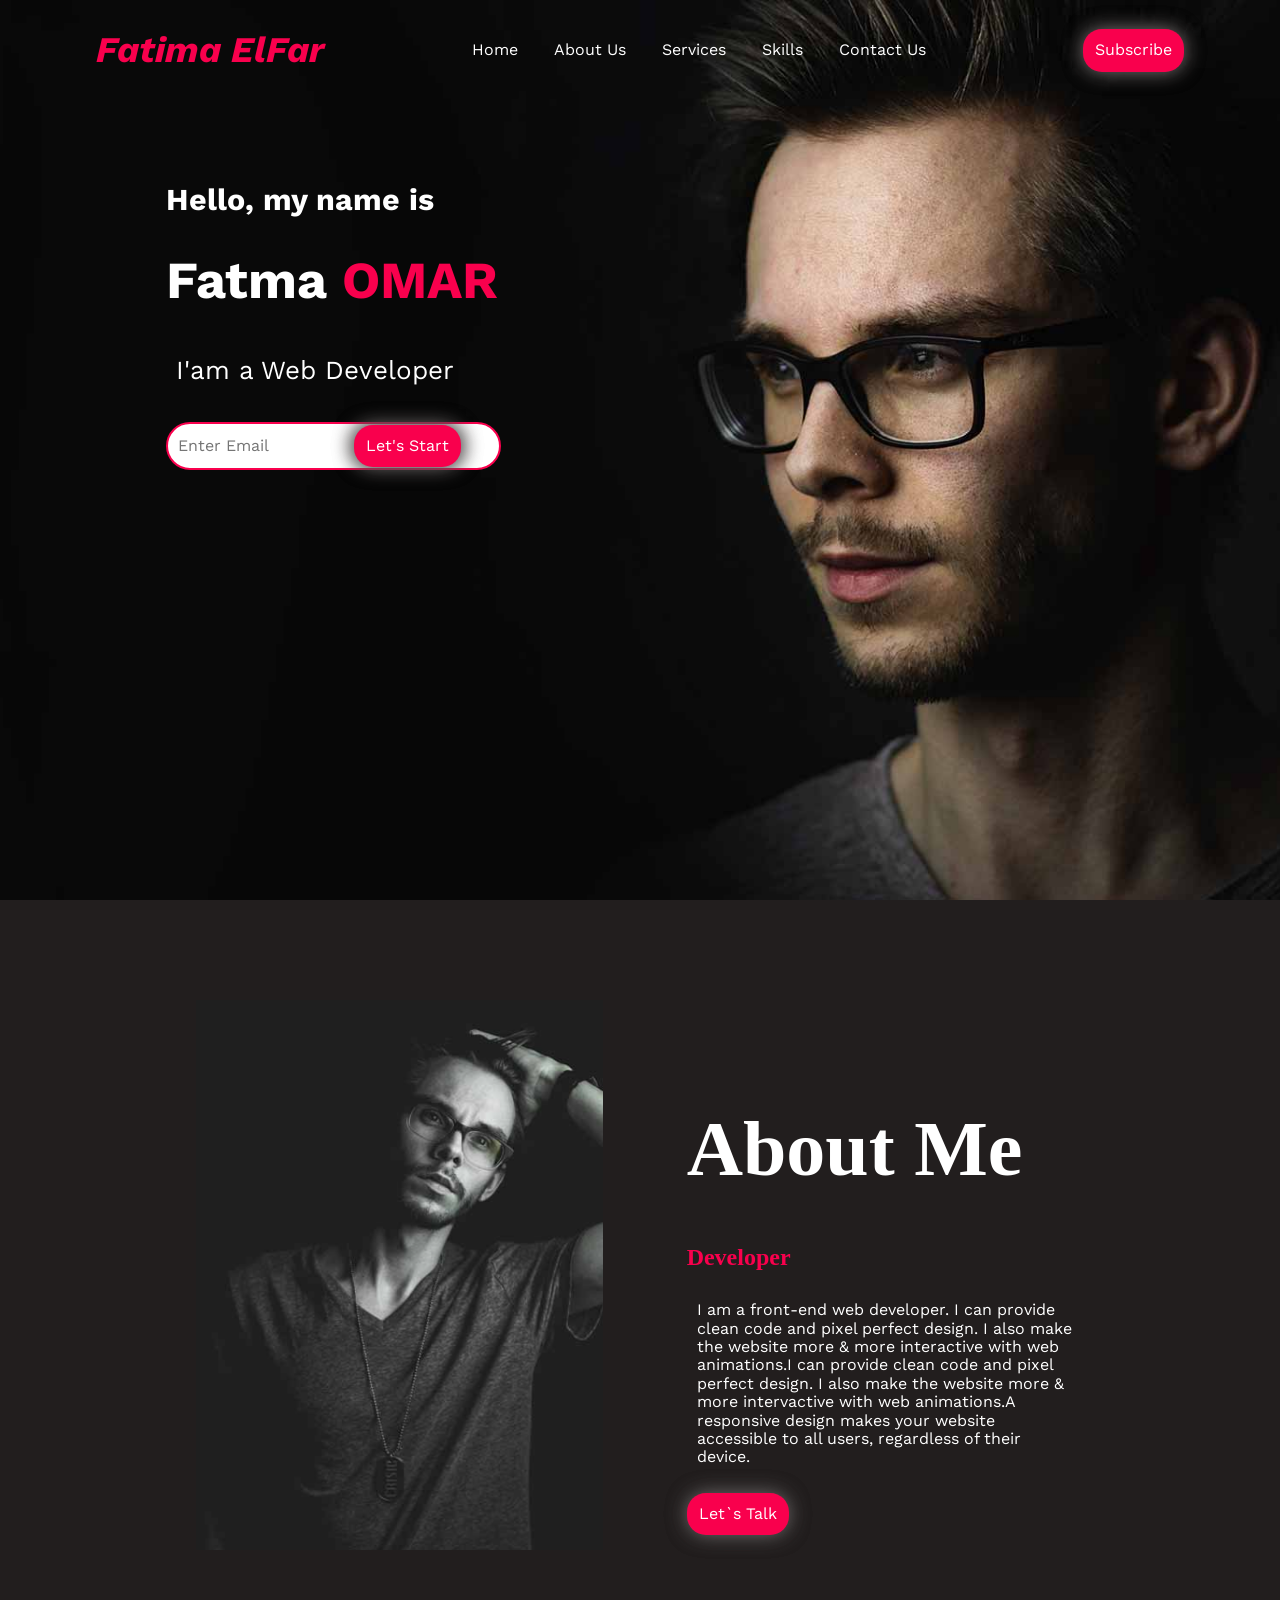
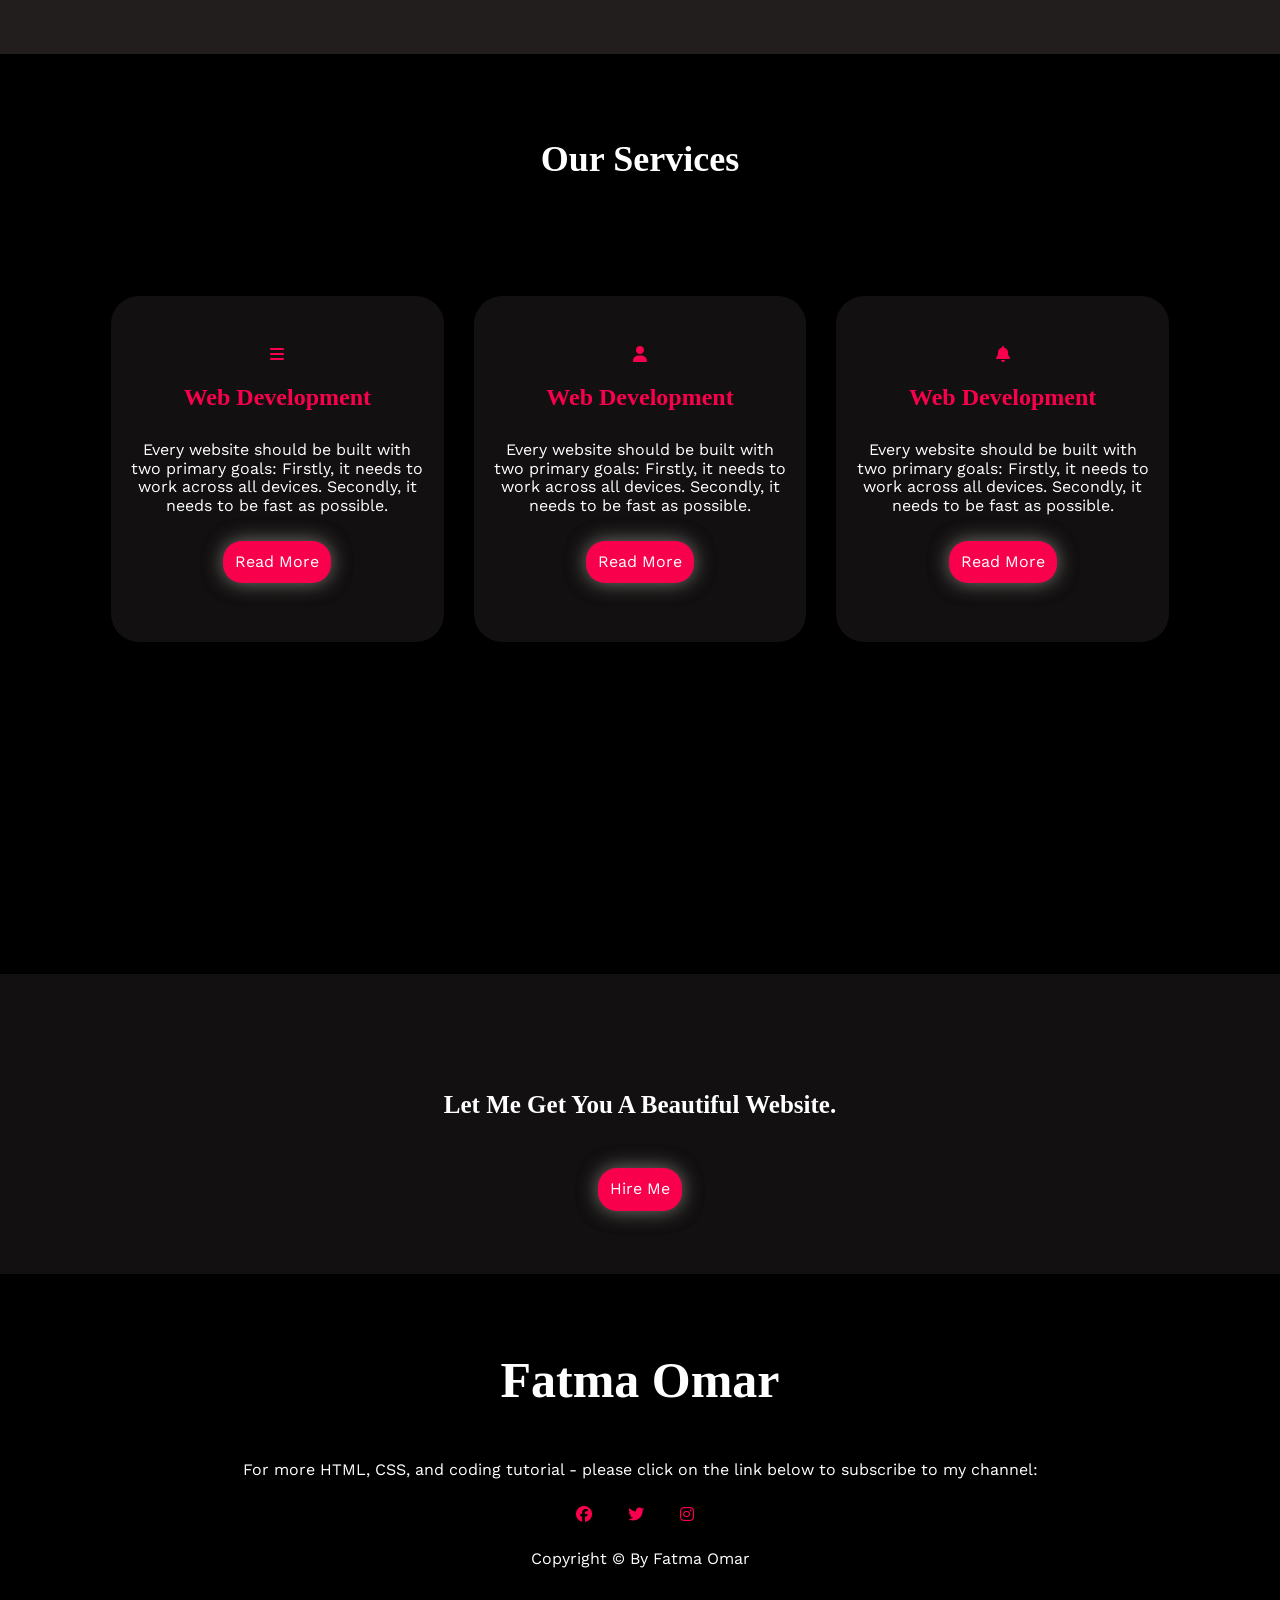
<file: index.html>
<!DOCTYPE html>
<html lang="en">
  <head>
    <meta charset="UTF-8" />
    <meta http-equiv="X-UA-Compatible" content="IE=edge" />
    <meta name="viewport" content="width=device-width, initial-scale=1.0" />
    <link rel="stylesheet" href="css/index.css" />
    <link rel="stylesheet" href="css/all.min.css" />
    <link
      rel="stylesheet"
      href="https://cdnjs.cloudflare.com/ajax/libs/font-awesome/6.1.1/css/all.min.css"
      integrity="sha512-KfkfwYDsLkIlwQp6LFnl8zNdLGxu9YAA1QvwINks4PhcElQSvqcyVLLD9aMhXd13uQjoXtEKNosOWaZqXgel0g=="
      crossorigin="anonymous"
      referrerpolicy="no-referrer"
    />
    <link rel="stylesheet" href="css/normalize.css" />
    <link rel="preconnect" href="https://fonts.googleapis.com" />
    <link rel="preconnect" href="https://fonts.gstatic.com" crossorigin />
    <link
      href="https://fonts.googleapis.com/css2?family=Work+Sans:wght@300&display=swap"
      rel="stylesheet"
    />
    <title>Protofilio</title>
  </head>
  <body>
    <div class="home">
      <div class="container">
        <div class="navbar">
          <h2 class="logo">
            <i>Fatima <span>ElFar</span></i>
          </h2>
          <ul class="nav_links">
            <li><a href="">Home</a></li>
            <li><a href="">About Us</a></li>
            <li><a href="">Services</a></li>
            <li><a href="">Skills</a></li>
            <li><a href="">Contact Us</a></li>
          </ul>
          <button>Subscribe</button>
        </div>
        <div class="content">
          <div class="text">
            <h3>Hello, my name is</h3>
            <h1>Fatma <span>OMAR</span></h1>
            <p>I'am a Web Developer</p>
          </div>
        </div>
        <div class="form">
          <form action="">
            <input type="email" placeholder="Enter Email" />
            <button class="btn1">Let's Start</button>
          </form>
        </div>
      </div>
    </div>
    <!-- second section -->
    <div class="about">
      <div class="container">
        <div class="imag">
          <img src="/images/main-img.png" height="550px" alt="" />
        </div>

        <div class="content2">
          <h4>About Me</h4>
          <br />
          <h2>Developer</h2>
          <p>
            I am a front-end web developer. I can provide clean code and pixel
            perfect design. I also make the website more & more interactive with
            web animations.I can provide clean code and pixel perfect design. I
            also make the website more & more intervactive with web animations.A
            responsive design makes your website accessible to all users,
            regardless of their device.
          </p>
          <button>Let`s Talk</button>
        </div>
      </div>
    </div>
    <!-- thiered section -->
    <div class="services">
      <div class="container">
        <div class="header">
          <h2>our services</h2>
        </div>
        <div class="boxes">
          <div class="bar">
            <i class="fas fa-bars"></i>
            <h2>Web Development</h2>
            <p>
              Every website should be built with two primary goals: Firstly, it
              needs to work across all devices. Secondly, it needs to be fast as
              possible.
            </p>
            <button>Read More</button>
          </div>
          <!-- second div -->
          <div class="man">
            <i class="fas fa-user"></i>
            <h2>Web Development</h2>
            <p>
              Every website should be built with two primary goals: Firstly, it
              needs to work across all devices. Secondly, it needs to be fast as
              possible.
            </p>
            <button>Read More</button>
          </div>
          <!-- thired  -->
          <div class="alarm">
            <i class="fas fa-bell"></i>
            <h2>Web Development</h2>
            <p>
              Every website should be built with two primary goals: Firstly, it
              needs to work across all devices. Secondly, it needs to be fast as
              possible.
            </p>
            <button>Read More</button>
          </div>
        </div>
      </div>
    </div>
    <!-- fourth section -->
    <div class="last">
      <div class="head">
        <h2>Let Me Get You A Beautiful Website.</h2>
        <button>Hire Me</button>
      </div>
      <div class="second">
        <h2>Fatma Omar</h2>
        <p>
          For more HTML, CSS, and coding tutorial - please click on the link
          below to subscribe to my channel:
        </p>
      </div>
      <div class="icon">
        <ul class="nav_links">
          <li>
          <a href="#"><i class="fa-brands fa-facebook"></i></a></li>
          <li><a href="#"><i class="fa-brands fa-twitter"></i></a></li>
          <li><a href="#"><i class="fa-brands fa-instagram"></i></a></li>
        </ul>
      </div>
      <div class="copy"> <p>Copyright © By Fatma Omar</p>
      </div>

    </div>
  </body>
</html>
</file>
<file: css/index.css>
:root{
    --main-col:#f9004d;
    --base-col:white;
}

*{
    box-sizing: border-box;
    font-family: 'Work Sans', sans-serif;
}
body{
    
}
.home 
{
    width: 100%;
    height: 100vh;
    background-image: url("/images/background.jpg");
    background-size: cover;
    background-position: center;
}
.container
{
    padding: 0 96px;
    margin: 0 auto;
}

.navbar
{
    display: flex;
    justify-content: space-between;
    align-items: center;
}
.logo
{
    color: white;
    font-size: 36px;
}  
span{
    color: var(--main-col)
}  
.nav_links{
    display: flex;
    flex-direction: row;
    justify-content: center;
    margin-right: 50px;
}

button
{
    border: none;
    border-radius: 19px;
    padding: 12px;
    margin-right: 16px;
    color: white;
    background-color: var(--main-col);
    transition: 0.25s;
    box-shadow: 0px 0px 20px #7a7575 ,0px 0px 20px  #121010;


}

.navbar button:hover
{
    color: var(--main-col);
    background-color: white;
    transform: scale(1.25);
}
li{
    margin-left: 18px;
    margin-right: 18px;
    
}
ul
{
    list-style-type: none;

}
a{
    text-decoration: none;
    color: white;
    transition: 3s;
}
.content
{
padding: 50px 70px 0 70px;

}

.text{
    color:white;
    font-size: 26px;
}
input{
    border: none;
    border-radius: 49px;
    padding: 13px 107px 13px 10px;
    border: 2px solid var(--main-col);
}
.form
{
    position: relative;
    width: 295px;
    margin: 0 0 0 70px;
}

.form button
{
    position: absolute;
    right: 0px;
    bottom: 3px;


}


.nav_links li:hover a{
    color: var(--main-col);
}
.about 
{
     background-color: #221e1e; 
     padding :100px 0;
}
 .about .container{
     display: flex;
     width: 1200;
 }
 .content2 {
     margin: 0px 0px 0px 84px;
     
     width: 400px;
 }
 
 .imag{
     margin-left:100px ;
 }
 
h4{
    font-size: 78px;
    text-transform: capitalize;
    margin-bottom: 12px;
    color:var(--base-col);
    font-family: boled;
}
h2{
    color: var(--main-col);
    font-family: boled;
}
p{

    color: var(--base-col);
    padding: 10px;
}

.content2  button:hover{
    color: var(--main-col);
    background-color: var(--base-col);
    transform: scale(1.25);

}
/* section three */
.services{
    background-color:black; 
    padding :100px 0;
    width:100%;
height: 100vh;
}
.services .container{
    display: flex;
    flex-direction: column;
    margin-top: -45px;
}
.header{
    text-align: center;
}
.header h2{
    font-size: 36px;
    color: var(--base-col);
    text-transform: capitalize;

}
.boxes{
    display: flex;
    margin-top: 70px;
    justify-content: space-between;
}
.bar{
    border: none;
    border-radius: 28px;
    background-color: #121010;
    padding: 5px;
    padding-top: 50px;
    text-align: center;
    margin: 15px;
    height: 346px;
}

 .boxes button:hover{
    color: var(--main-col);
    background-color: var(--base-col);


 }
 
 .man{
    border: none;
    border-radius: 28px;
    background-color:#121010;
    padding: 5px;
    padding-top: 50px;
    text-align: center;
    margin: 15px;
    height: 346px;

 }
 i{
     color: var(--main-col);
 }
 .alarm{
    border: none;
    border-radius: 28px;
    background-color: #121010;
    padding: 5px;
    padding-top: 50px;
    text-align: center;
    margin: 15px;
    height: 346px;

 }
 .last{
     width: 100%;
     height: 100vh;
     background-color: black;
     margin-top: auto;
     position: relative;
     padding :20px 0;
 }
 .head{
    background-color: #121010;
    height: 300px;
    margin: 0 auto;
    text-align: center;

 }
 .head h2{
    color: var(--base-col);
    text-align: center;
    padding: 117px 0px 48px 0px;
    text-transform: capitalize;
    font-size: 25px;
    font-family: boled;
    margin: 0 auto;
 }
 .second{
     margin-top: 78px;
     text-align: center;
 }
 
 .head button:hover{
    color: var(--main-col);
    background-color: var(--base-col);

 }
 .second h2{
     font-size: 50px;
     color: var(--base-col);
     font-family: boled;
 }
  .last.second p{
     padding: -4px;
 }
 .icon{
     margin: 0 auto;
 }
.copy{
    text-align: center;
}
i{
    transition: 0.4s;
    cursor: pointer;
    box-shadow: inset;
    
}
i:hover{
    transform: scale(1.3);
    color: white;
    box-shadow: 0px 0px 20px #7a7575 ,0px 0px 20px rgb(205, 174, 174);
   
}
</file>
